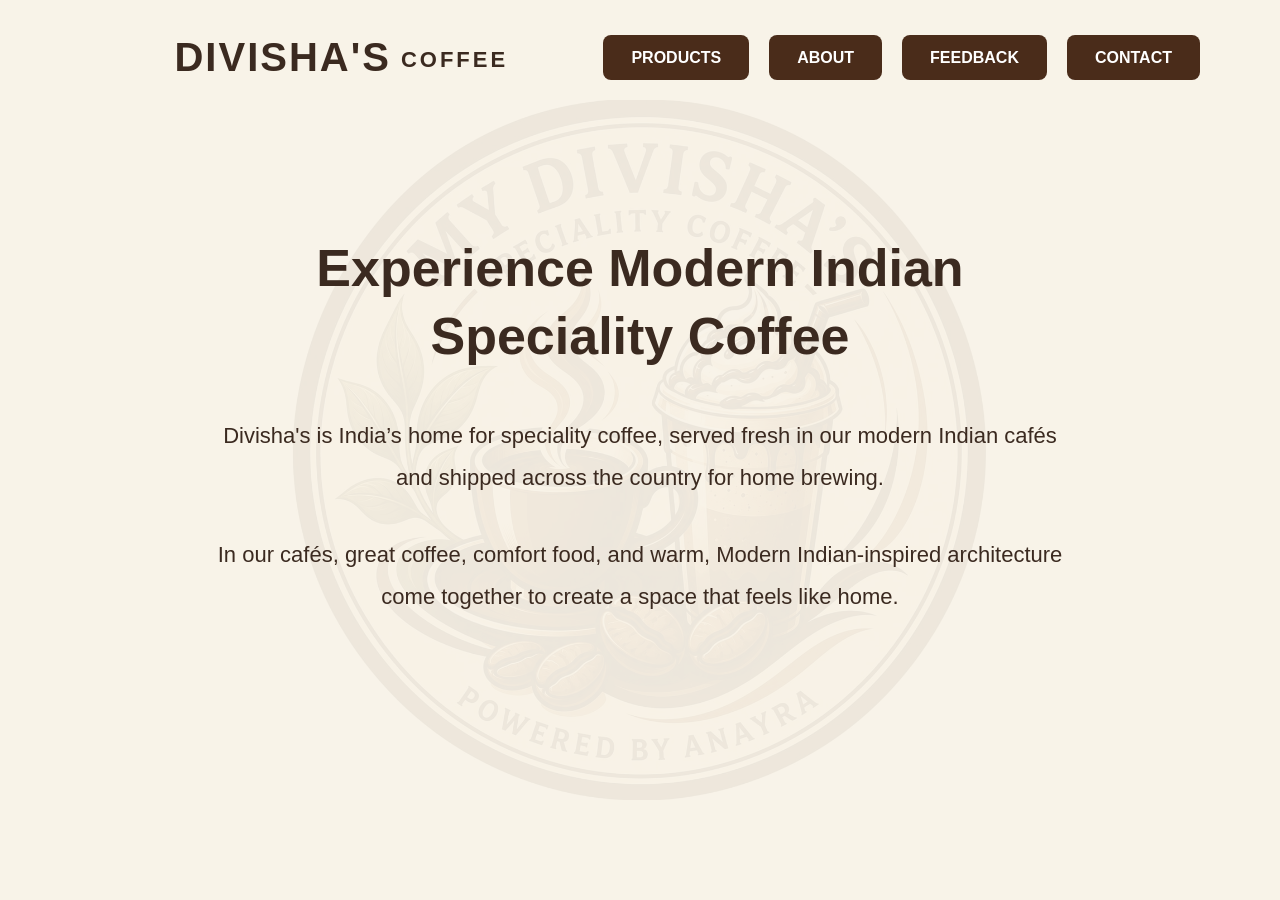
<file: index.html>
<!DOCTYPE html>
<html lang="en">

<head>

    <meta charset="UTF-8">

    <meta name="viewport"
          content="width=device-width, initial-scale=1.0">

    <title>Divisha's Coffee</title>

    <link rel="stylesheet"
          href="style.css">

</head>

<body>

    <!-- Background Watermark -->

    <div class="watermark"></div>

    <!-- Header -->

    <header>

        <div class="logo-text">

            <h1>

                <span class="divisha">
                    DIVISHA'S
                </span>

                <span class="coffee">
                    COFFEE
                </span>

            </h1>

        </div>

        <nav>

            <ul>

                <li>
                    <a href="products.html">
                        PRODUCTS
                    </a>
                </li>

                <li>
                    <a href="about.html">
                        ABOUT
                    </a>
                </li>

                <li>
                    <a href="feedback.html">
                        FEEDBACK
                    </a>
                </li>

                <li>
                    <a href="contact.html">
                        CONTACT
                    </a>
                </li>

            </ul>

        </nav>

    </header>

    <!-- Hero Section -->

    <main>

        <section class="hero">

            <h2>

                Experience Modern Indian<br>

                Speciality Coffee

            </h2>

            <p>

                Divisha's is India’s home for speciality coffee,
                served fresh in our modern Indian cafés and
                shipped across the country for home brewing.

            </p>

            <p>

                In our cafés, great coffee, comfort food, and warm,
                Modern Indian-inspired architecture come together
                to create a space that feels like home.

            </p>

        </section>

    </main>

</body>

</html>
</file>
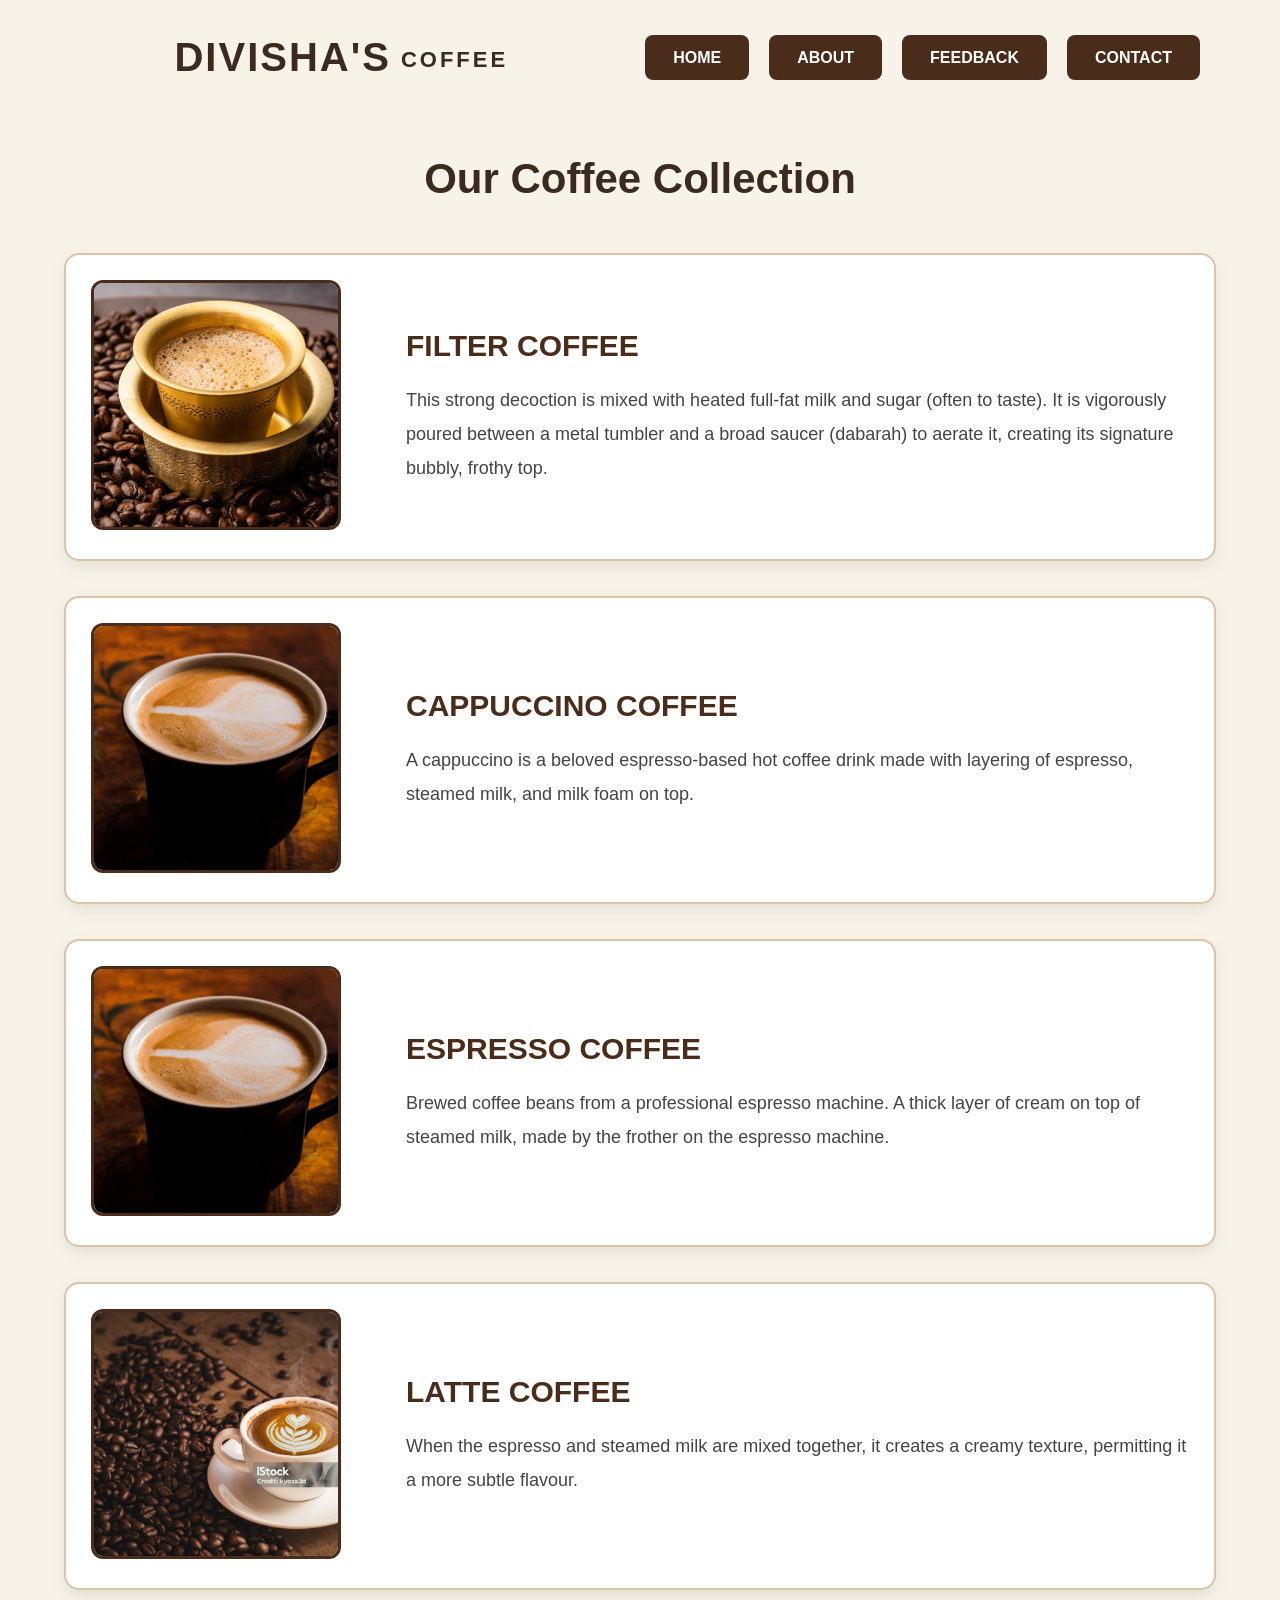
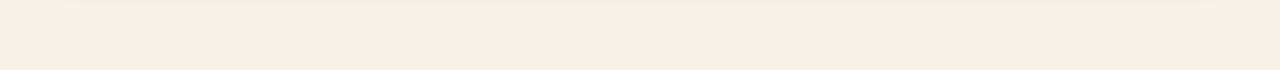
<file: products.html>
<!DOCTYPE html>
<html lang="en">

<head>

    <meta charset="UTF-8">

    <meta name="viewport"
          content="width=device-width, initial-scale=1.0">

    <title>Products | Divisha's Coffee</title>

    <link rel="stylesheet"
          href="style.css">

</head>

<body>

    <header>

        <div class="logo-text">

            <h1>

                <span class="divisha">
                    DIVISHA'S
                </span>

                <span class="coffee">
                    COFFEE
                </span>

            </h1>

        </div>

        <nav>

            <ul>

                <li><a href="index.html">HOME</a></li>

                <li><a href="about.html">ABOUT</a></li>

                <li><a href="feedback.html">FEEDBACK</a></li>

                <li><a href="contact.html">CONTACT</a></li>

            </ul>

        </nav>

    </header>



    <section class="products-page">

        <h2 class="page-title">

            Our Coffee Collection

        </h2>



        <!-- FILTER COFFEE -->

        <div class="product-box">

            <div class="product-image">

                <img src="IMAGE/FILTERCOFFEE.jpg"
                     alt="Filter Coffee">

            </div>

            <div class="product-content">

                <h3>FILTER COFFEE</h3>

                <p>

                    This strong decoction is mixed with heated
                    full-fat milk and sugar (often to taste).
                    It is vigorously poured between a metal
                    tumbler and a broad saucer (dabarah)
                    to aerate it, creating its signature
                    bubbly, frothy top.

                </p>

            </div>

        </div>



        <!-- CAPPUCCINO -->

        <div class="product-box">

            <div class="product-image">

                <img src="IMAGE/CAPPECINO.jpg"
                     alt="Cappuccino Coffee">

            </div>

            <div class="product-content">

                <h3>CAPPUCCINO COFFEE</h3>

                <p>

                    A cappuccino is a beloved espresso-based
                    hot coffee drink made with layering of
                    espresso, steamed milk, and milk foam
                    on top.

                </p>

            </div>

        </div>



        <!-- ESPRESSO -->

        <div class="product-box">

            <div class="product-image">

                <img src="IMAGE/CAPPECINO.jpg"
                     alt="Espresso Coffee">

            </div>

            <div class="product-content">

                <h3>ESPRESSO COFFEE</h3>

                <p>

                    Brewed coffee beans from a professional
                    espresso machine. A thick layer of cream
                    on top of steamed milk, made by the
                    frother on the espresso machine.

                </p>

            </div>

        </div>



        <!-- LATTE -->

        <div class="product-box">

            <div class="product-image">

                <img src="IMAGE/LATTE.jpg"
                     alt="Latte Coffee">

            </div>

            <div class="product-content">

                <h3>LATTE COFFEE</h3>

                <p>

                    When the espresso and steamed milk are
                    mixed together, it creates a creamy
                    texture, permitting it a more subtle
                    flavour.

                </p>

            </div>

        </div>

    </section>

</body>

</html>
</file>
<file: style.css>
/* =======================================
   RESET
======================================= */

*{

    margin:0;

    padding:0;

    box-sizing:border-box;

}

html{

    scroll-behavior:smooth;

}

body{

    background:#F8F3E8;

    font-family:Arial, Helvetica, sans-serif;

    color:#3b2a20;

    min-height:100vh;

    position:relative;

    overflow-x:hidden;

}

/* =======================================
   FIXED WATERMARK
======================================= */

.watermark{

    position:fixed;

    top:50%;

    left:50%;

    width:700px;

    height:700px;

    transform:translate(-50%,-50%);

    background-image:url("IMAGE/SUB_LOGO2.jpeg");

    background-repeat:no-repeat;

    background-position:center;

    background-size:contain;

    opacity:0.05;

    z-index:-1;

    pointer-events:none;

}

/* =======================================
   HEADER
======================================= */

header{

    display:flex;

    justify-content:space-between;

    align-items:center;

    padding:35px 80px;

    flex-wrap:wrap;

}

/* =======================================
   SHOP NAME
======================================= */

.logo-text{

    margin-left:2.5cm;

}

.logo-text h1{

    display:flex;

    align-items:flex-start;

}

.divisha{

    font-size:40px;

    font-weight:bold;

    letter-spacing:2px;

}

.coffee{

    margin-left:10px;

    margin-top:12px;

    font-size:22px;

    font-weight:bold;

    letter-spacing:3px;

}

/* =======================================
   NAVIGATION
======================================= */

nav ul{

    display:flex;

    list-style:none;

    gap:20px;

}

nav a{

    text-decoration:none;

    color:white;

    background:#4A2C1A;

    padding:14px 28px;

    border-radius:8px;

    font-weight:bold;

    transition:0.3s;

}

nav a:hover{

    background:#6E442A;

}

/* =======================================
   HERO SECTION
======================================= */

.hero{

    max-width:850px;

    margin:auto;

    text-align:center;

    padding-top:120px;

    padding-bottom:120px;

}

.hero h2{

    font-size:52px;

    line-height:1.3;

    margin-bottom:45px;

    color:#3b2a20;

}

.hero p{

    font-size:22px;

    line-height:1.9;

    margin-bottom:35px;

}

/* =======================================
   MOBILE RESPONSIVE
======================================= */

@media(max-width:900px){

header{

    flex-direction:column;

    padding:30px 20px;

}

.logo-text{

    margin-left:0;

    text-align:center;

    margin-bottom:25px;

}

.logo-text h1{

    justify-content:center;

}

.divisha{

    font-size:30px;

}

.coffee{

    font-size:18px;

    margin-top:8px;

}

nav ul{

    flex-wrap:wrap;

    justify-content:center;

    gap:10px;

}

nav a{

    padding:10px 18px;

    font-size:14px;

}

.hero{

    padding:70px 20px;

}

.hero h2{

    font-size:34px;

}

.hero p{

    font-size:18px;

}

.watermark{

    width:350px;

    height:350px;

}

}

/* ===========================================
   PRODUCTS PAGE
=========================================== */

.products-page{

    width:90%;

    max-width:1200px;

    margin:40px auto 80px auto;

}

.page-title{

    text-align:center;

    font-size:42px;

    color:#3b2a20;

    margin-bottom:50px;

    font-weight:bold;

}

.product-box{

    display:flex;

    align-items:center;

    background:#ffffff;

    border:2px solid #d8c4a8;

    border-radius:15px;

    margin-bottom:35px;

    padding:25px;

    box-shadow:0 6px 15px rgba(0,0,0,0.08);

    transition:0.3s;

}

.product-box:hover{

    transform:translateY(-4px);

    box-shadow:0 10px 25px rgba(0,0,0,0.15);

}

.product-image{

    flex:0 0 280px;

}

.product-image img{

    width:250px;

    height:250px;

    object-fit:cover;

    border-radius:12px;

    border:3px solid #4A2C1A;

}

.product-content{

    flex:1;

    padding-left:35px;

}

.product-content h3{

    font-size:30px;

    color:#4A2C1A;

    margin-bottom:20px;

    font-weight:bold;

}

.product-content p{

    font-size:18px;

    line-height:1.9;

    color:#444;

}



/* ===========================
   MOBILE
=========================== */

@media(max-width:900px){

.products-page{

    width:95%;

}

.page-title{

    font-size:30px;

}

.product-box{

    flex-direction:column;

    text-align:center;

}

.product-image{

    flex:none;

}

.product-image img{

    width:220px;

    height:220px;

}

.product-content{

    padding-left:0;

    padding-top:20px;

}

.product-content h3{

    font-size:24px;

}

.product-content p{

    font-size:16px;

    line-height:1.8;

}

}
</file>
